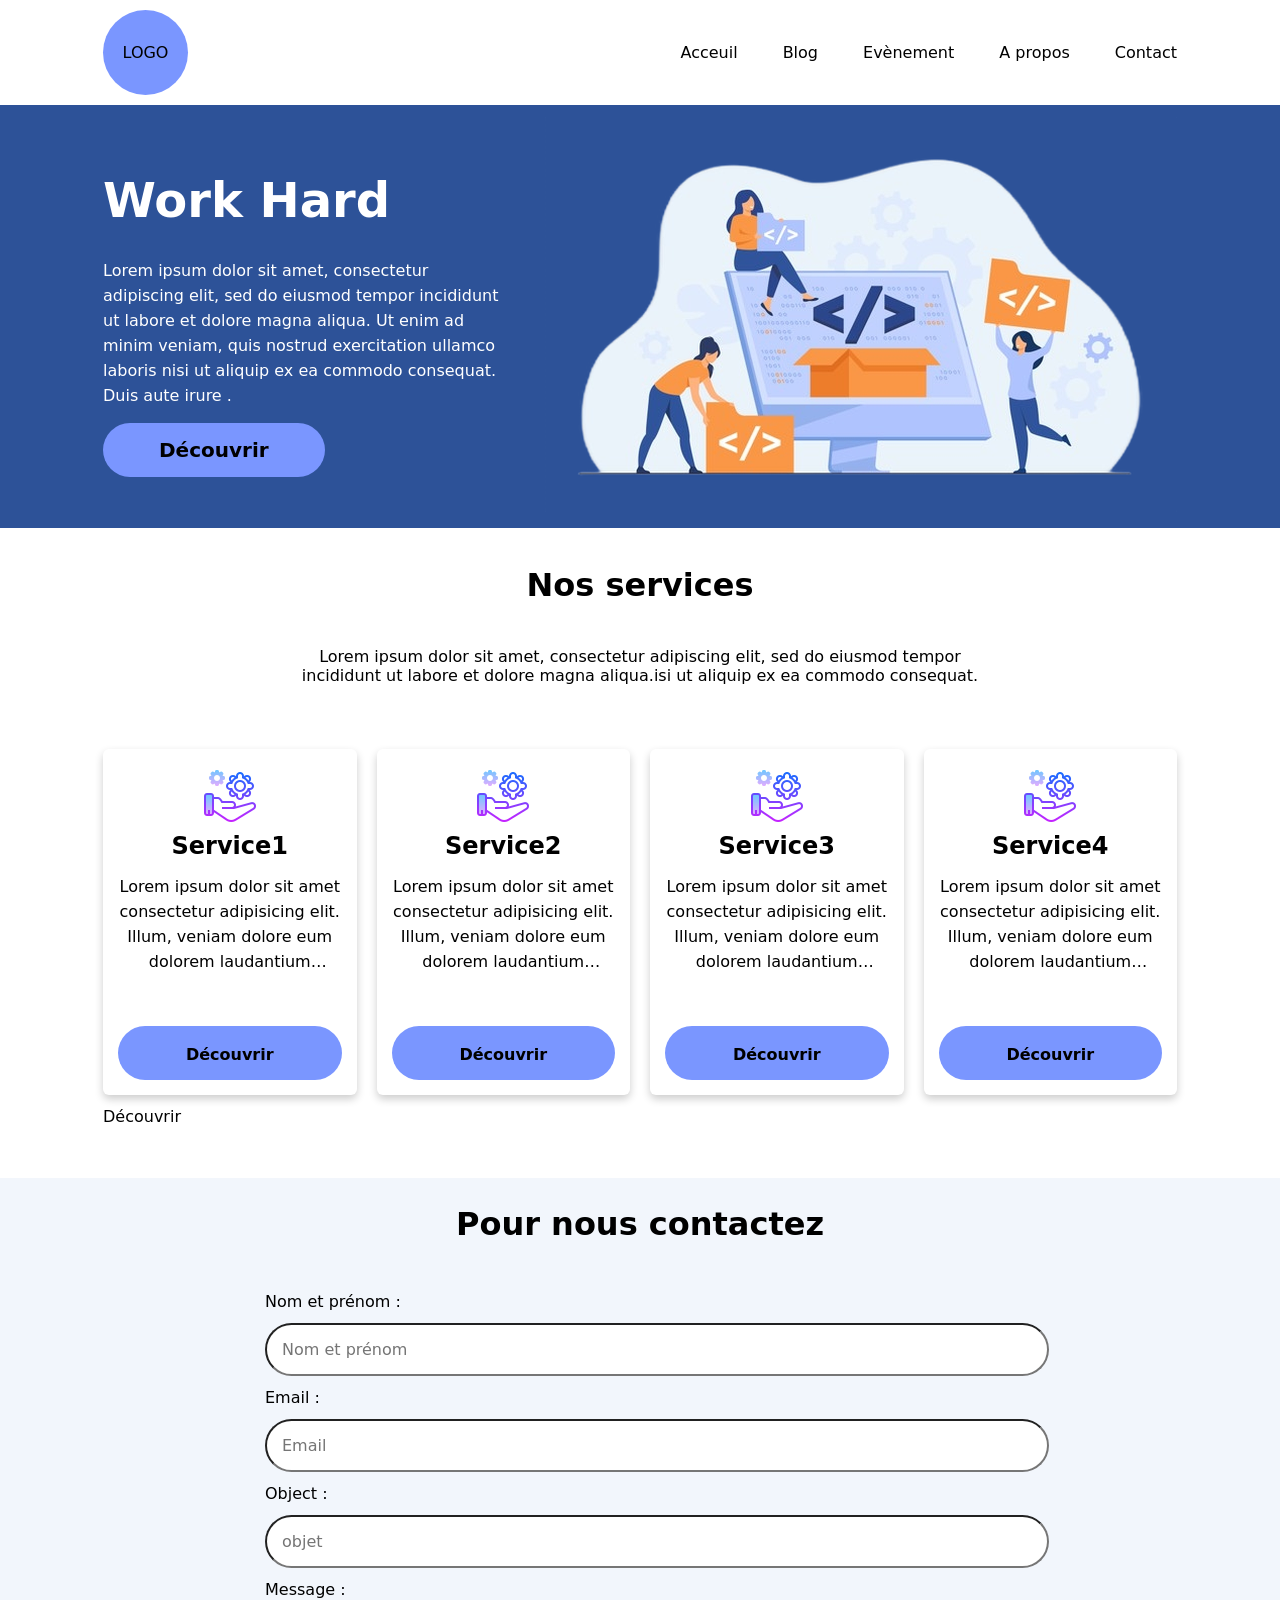
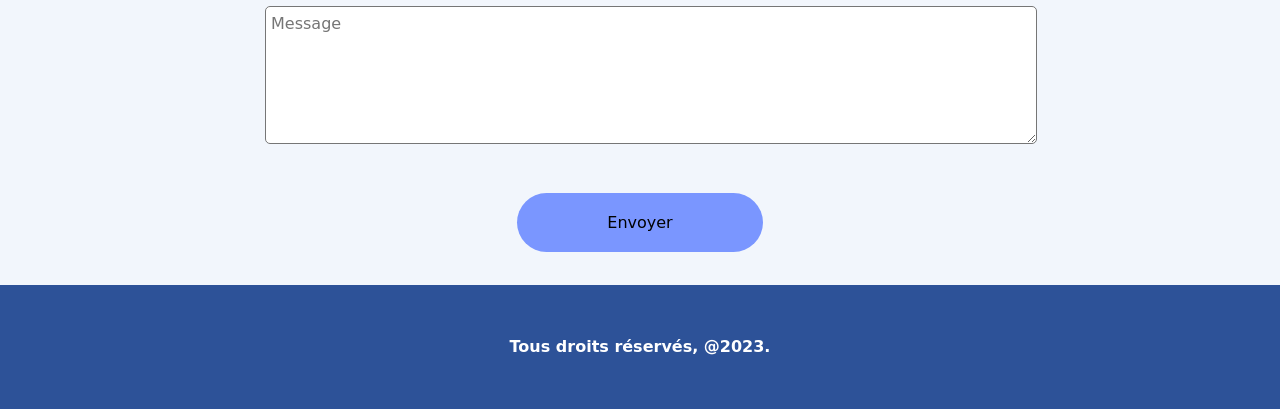
<file: index.html>
<!DOCTYPE html>
<html lang="en">
  <head>
    <meta charset="UTF-8" />
    <meta name="viewport" content="width=device-width, initial-scale=1.0" />
    <link rel="stylesheet" href="./css/test.css" />
    <title>Document</title>
  </head>

  <body>
    <header class="header">
      <div class="container">
        <div class="header_content">
          <div class="hamburger">
            <span></span>
            <span></span>
            <span></span>
          </div>
          <a href="#" class="header_left">
            <span>LOGO</span>
          </a>
          <ul class="header_right">
            <li class="header_right_item"><a href="#">Acceuil</a></li>
            <li class="header_right_item"><a href="#">Blog</a></li>
            <li class="header_right_item"><a href="#">Evènement</a></li>
            <li class="header_right_item"><a href="#">A propos</a></li>
            <li class="header_right_item"><a href="#">Contact</a></li>
          </ul>
        </div>
      </div>
    </header>
    <main class="main">
      <!-- banner-->
      <section class="banner">
        <div class="container">
          <div class="banner_content">
            <div class="banner_left">
              <h1 class="banner_left_title">Work Hard</h1>
              <p class="banner_left_text">
                Lorem ipsum dolor sit amet, consectetur adipiscing elit, sed do
                eiusmod tempor incididunt ut labore et dolore magna aliqua. Ut
                enim ad minim veniam, quis nostrud exercitation ullamco laboris
                nisi ut aliquip ex ea commodo consequat. Duis aute irure .
              </p>
              <a
                href="#"
                class="banner_left_link"
                onclick="datatogglevisibility()"
                >Découvrir</a
              >
            </div>
            <div class="banner_right">
              <img src="./images/image.png" alt="banner_image" />
            </div>
          </div>
        </div>
      </section>

      <!--services-->
      <section class="services">
        <div class="container">
          <div class="services_content">
            <h2 class="service_title">Nos services</h2>
            <p class="service_description">
              Lorem ipsum dolor sit amet, consectetur adipiscing elit, sed do
              eiusmod tempor incididunt ut labore et dolore magna aliqua.isi ut
              aliquip ex ea commodo consequat.
            </p>
            <div class="services_list">
              <div class="services_list_item">
                <img src="./images/icon.png" alt="icon" class="service_image" />
                <h3 class="service_sub_title">Service1</h3>
                <p class="service_sub_description">
                  Lorem ipsum dolor sit amet consectetur adipisicing elit.
                  Illum, veniam dolore eum dolorem laudantium exercitationem
                  blanditiis dolores, corrupti vel, nihil sit! Ad, maiores
                  praesentium magni incidunt perferendis quo suscipit placeat.
                </p>
                <div class="banner_left_link">
                  <a href="#">Découvrir</a>
                </div>
              </div>
              <div class="services_list_item">
                <img src="./images/icon.png" alt="icon" class="service_image" />
                <h3 class="service_sub_title">Service2</h3>
                <p class="service_sub_description">
                  Lorem ipsum dolor sit amet consectetur adipisicing elit.
                  Illum, veniam dolore eum dolorem laudantium exercitationem
                  blanditiis dolores, corrupti vel, nihil sit! Ad, maiores
                  praesentium magni incidunt perferendis quo suscipit placeat.
                </p>
                <div class="banner_left_link">
                  <a href="#">Découvrir</a>
                </div>
              </div>
              <div class="services_list_item">
                <img src="./images/icon.png" alt="icon" class="service_image" />
                <h3 class="service_sub_title">Service3</h3>
                <p class="service_sub_description">
                  Lorem ipsum dolor sit amet consectetur adipisicing elit.
                  Illum, veniam dolore eum dolorem laudantium exercitationem
                  blanditiis dolores, corrupti vel, nihil sit! Ad, maiores
                  praesentium magni incidunt perferendis quo suscipit placeat.
                </p>
                <div class="banner_left_link">
                  <a href="#">Découvrir</a>
                </div>
              </div>
              <div class="services_list_item">
                <img src="./images/icon.png" alt="icon" class="service_image" />
                <h3 class="service_sub_title">Service4</h3>
                <p class="service_sub_description">
                  Lorem ipsum dolor sit amet consectetur adipisicing elit.
                  Illum, veniam dolore eum dolorem laudantium exercitationem
                  blanditiis dolores, corrupti vel, nihil sit! Ad, maiores
                  praesentium magni incidunt perferendis quo suscipit placeat.
                </p>
                <div class="banner_left_link">
                  <a href="#">Découvrir</a>
                </div>
              </div>
            </div>
            <div class="services_content_button">
              <a href="#">Découvrir</a>
            </div>
          </div>
        </div>
      </section>
      <section class="formulaire">
        <div class="container">
          <div class="formulaire_content">
            <h2 class="formulaire_content_title">Pour nous contactez</h2>
            <div
              id="login"
              style="
                width: 150px;
                height: 50px;
                background-color: aqua;
                border-radius: 20px;
                margin: 0 auto;
                text-align: center;
                align-content: center;
                display: none;
              "
            >
              Connexion réussi
            </div>
            <form action="" id="form" method="">
              <div class="formulaire_list">
                <label for="nom">Nom et prénom :</label>
                <input
                  type="text"
                  id="name"
                  placeholder="Nom et prénom"
                  autocomplete="none"
                  class="input"
                />
                <p style="display: none" class="name_message_error"></p>
              </div>
              <div class="formulaire_list">
                <label for="email">Email :</label>
                <input
                  type="email"
                  id="email"
                  placeholder="Email"
                  
                  class="input"
                />
                <p style="display: none" class="email_message_error"></p>
              </div>
              <div class="formulaire_list">
                <label for="objet">Object :</label>
                <input
                  type="text"
                  id="Object"
                  placeholder="objet"
                  
                  class="input"
                />
                <p style="display: none" class="object"></p>
              </div>
              <div class="formulaire_list">
                <label for="message">Message :</label>
                <textarea
                  name="message"
                  id="message"
                  rows="6"
                  placeholder="Message"
                  
                ></textarea>
                
              </div>
              <div class="formulaire_button">
                <button id="button" type="submit">Envoyer</button>
              </div>
            </form>
          </div>
        </div>
      </section>
    </main>
    <footer class="footer">
      <div class="container">
        <div class="footer_content">
          <p>Tous droits réservés, @2023.</p>
        </div>
      </div>
    </footer>

    <!-- <script>
      /*  function nombre_premier(nombre) {
             let is_first = true;
             for (i = 2; i <= nombre / 2; i++) {
               if (nombre % i === 0) {
                 is_first = false;
                 console.log("Votre nombre n'est pas un nombre premier");
                 break;
               }
             }
             if (is_first) {
               console.log("Votre nombre est un nombre premier");
             }
           }
           nombre_premier(1);
      */
      /*   function moyenne(nombre1,nombre2,nombre3)
             {
                 console.log("Voici votre moyenne")
                 console.log((nombre1+nombre2+nombre3)/3);
             }
             moyenne(20,20,27);

      */
      /*  let jours = "tftyfyt";
           switch (jours) {
             case "LUNDI":
               console.log("C'est le début de la semaine");
               break;
             case "Samedi":
             case "Dimanche":
               console.log("C'est le weekend");
               break
             default:
               console.log("Jour ouvré");
           } */
      /* function table_des_operations(nombre, operator) {
             let soustration = "-";
             let addition = "+";
             let multiplication = "*";
             let division = "/";
             if (operator == soustration) {
               console.log("Voici votre table de soustration de nombre " + nombre);
               for (i = 0; i <= 9; i++) {
                 let result = nombre - i;
                 console.log(nombre + "-" + i + "=" + result);
               }
             } else if (operator == addition) {
               console.log("Voici votre table d'addition du nombre " + nombre);
               for (i = 0; i <= 9; i++) {
                 let result = nombre + i;
                 console.log(nombre + "+" + i + "=" + result);
               }
             } else if (operator == multiplication) {
               console.log(
                 "Voici votre table de multiplication du nombre " + nombre
               );
               for (i = 0; i <= 9; i++) {
                 let result = nombre * i;
                 console.log(nombre + "X" + i + "=" + result);
               }
             } else if (operator == division) {
               console.log("Voici votre table de division du nombre " + nombre);
               for (i = 1; i <= 9; i++) {
                 let result = nombre / i;
                 console.log(nombre + "/" + i + "=" + result);
               }
             }
           }
           table_des_operations(7, "*"); */

      //let age = 13;
      /* if(age>=18)
           {
             console.log("Vous êtes majeurs")
           }
           else
           console.log("Vous êtes encors mineurs")
      */
      /*  let test = age <= 10 ? "Vous êtes un enfant" : age >10 && age <18 ? "Vous êtes un adolescant" : "Vous êtes majeurs"
           console.log(test) */

      /*   let jours = [
        "Lundi",
        "Mardi",
        "Mercredi",
        "Jeudi",
        "Vendredi",
        "Samedi",
        "Vendredi",
        "Dimanche",
      ];
      jours.forEach((jour) => {
        console.log("Jours de la semaine " + jour);
      });
      console.log(
        "======================================================================================"
      );
      let numbers = [2, 5, 7, 9];
      let double = 0;
      numbers.forEach((numb, index) => {
        double = numb[index] * 2;
      });
      console.log(numbers);
      numbers.forEach((doubl, index) => {
        console.log(doubl);
      });
      console.log(
        "======================================================================================"
      );
      function table_operator(number, operator) {
        let operatore = {
          "+": "addition",
          "-": "soustration",
          "/": "division",
          "*": "multiplication",
        };

        console.log(
          "Voici votre table de " + operatore[operator] + " du nombre " + number
        );

        for (i = 0; i <= 12; i++) {
          switch (operator) {
            case "+":
              resultat = number + i;
              console.log(number + "+" + i + "=" + resultat);
              break;
            case "-":
              resultat = number - i;
              console.log(number + "-" + i + "=" + resultat);
              break;
            case "x":
            case "*":
              resultat = number * i;
              console.log(number + "x" + i + "=" + resultat);
              break;
            case "/":
              resultat = number / i;
              console.log(number + "/" + i + "=" + resultat);
              break;
            default:
              console.log("Vous de devez choisir un operateur");
              break;
          }
        }
      }
      table_operator(7, "*"); -->

    <!--   let strings = ["Orange", "Banane", "Singe", "Verdragon"];
       let tailles = [];
      strings.forEach((string) => {
        console.log(string);
        tailles.push(string.length);
       });
      console.log(tailles);
       
    </script>-->
    <script src="script.js"></script>
  </body>
</html>
</file>
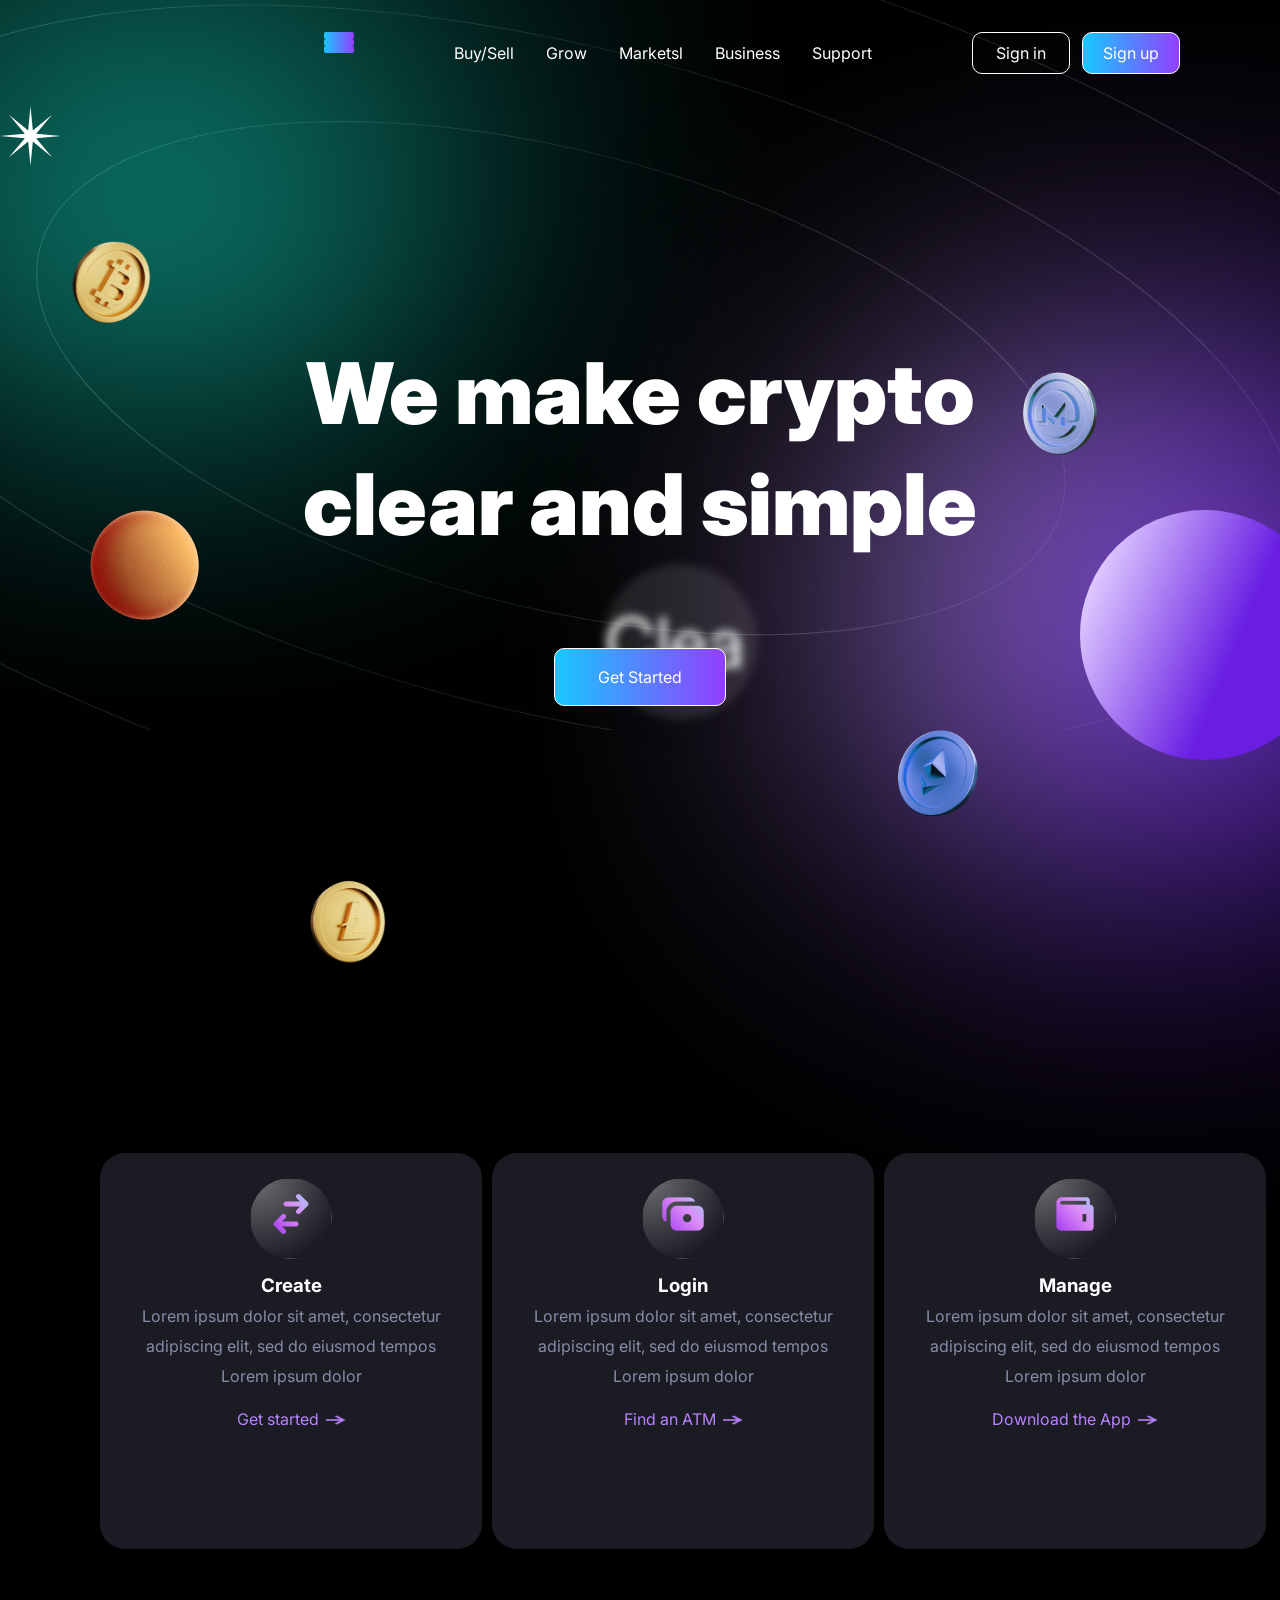
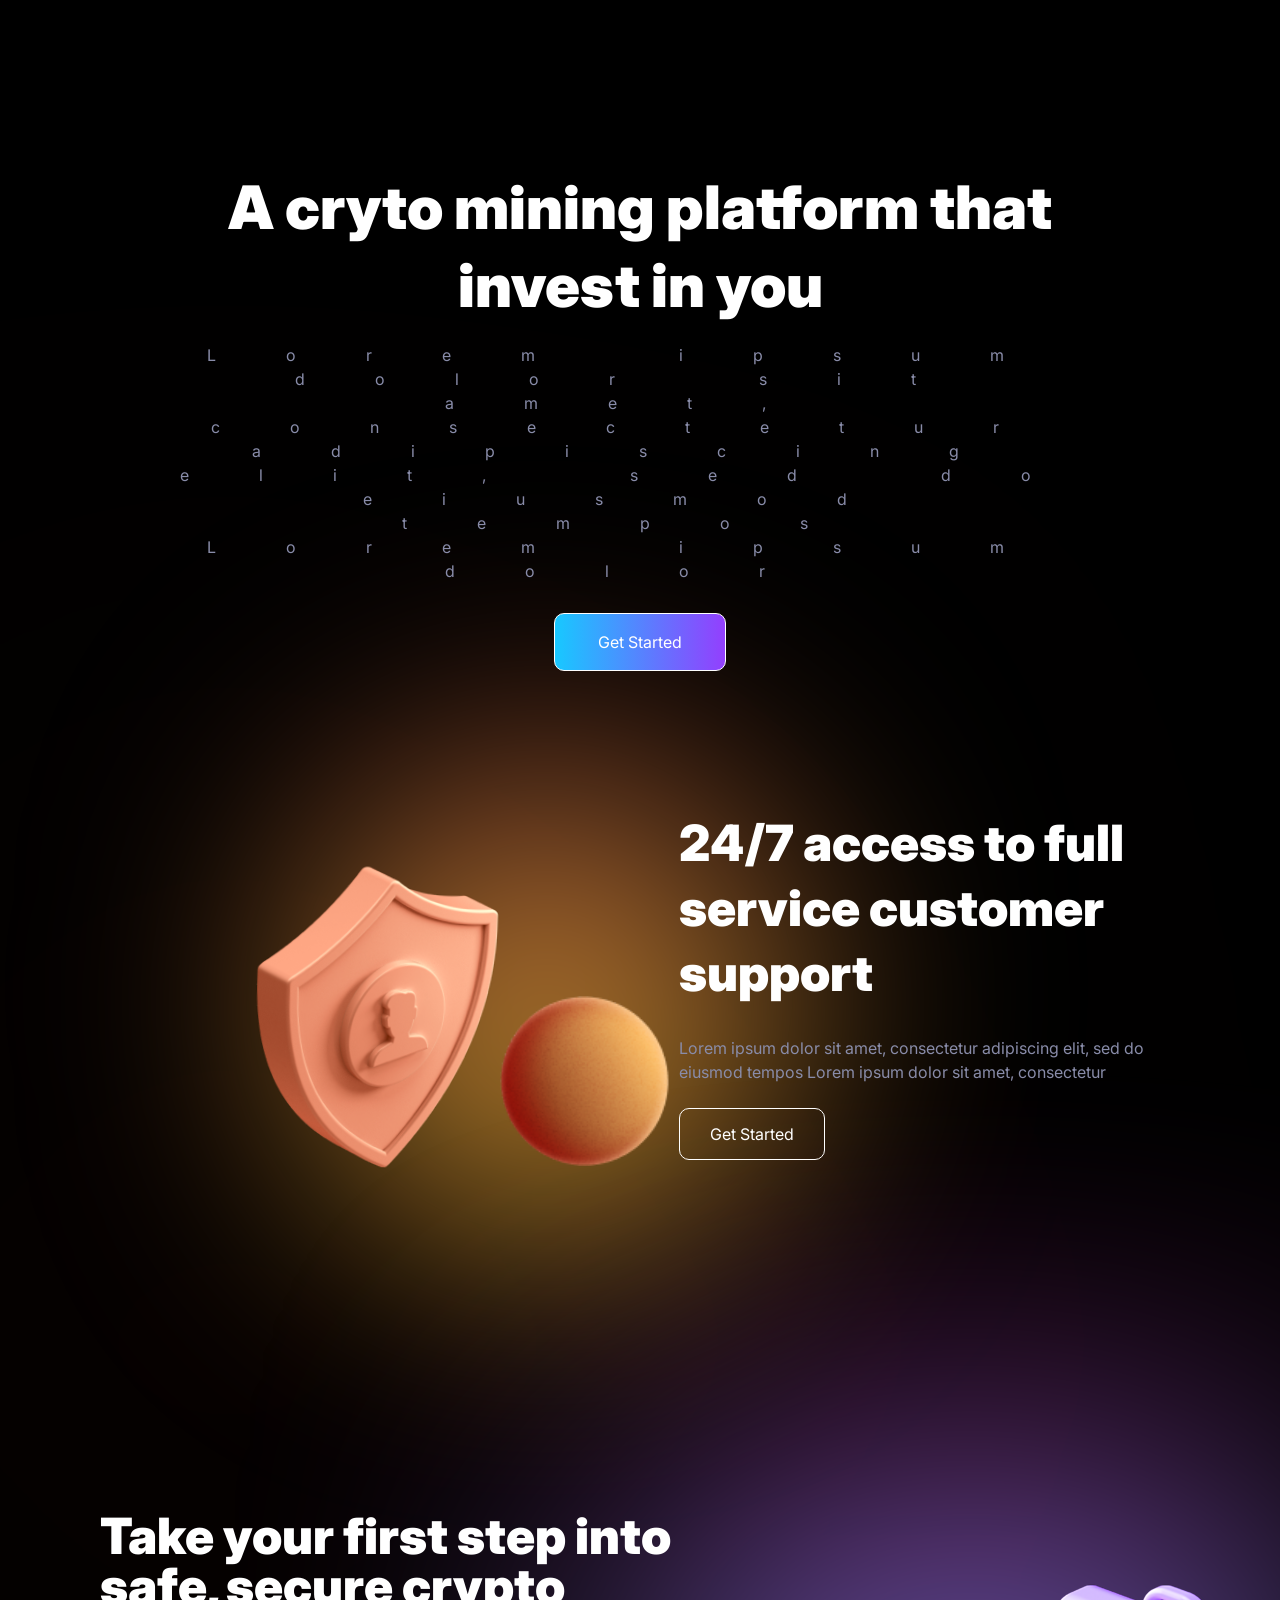
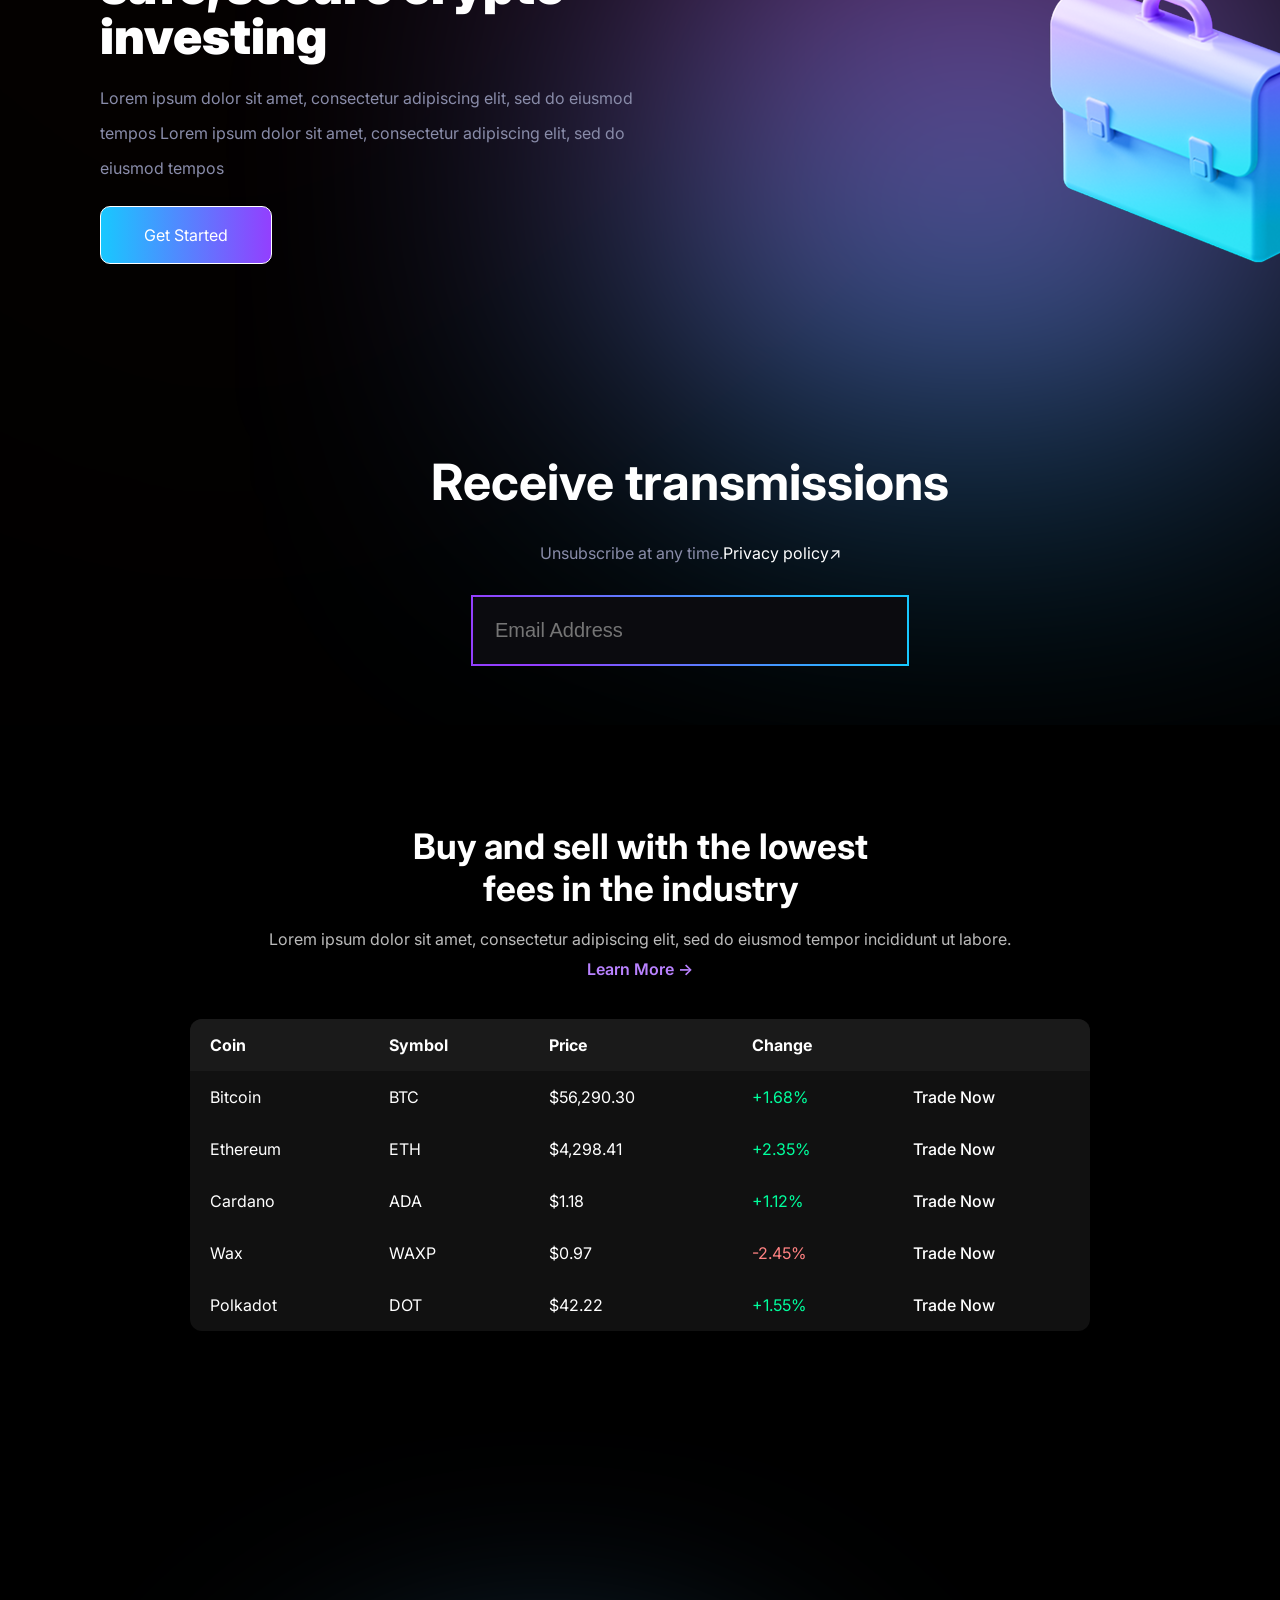
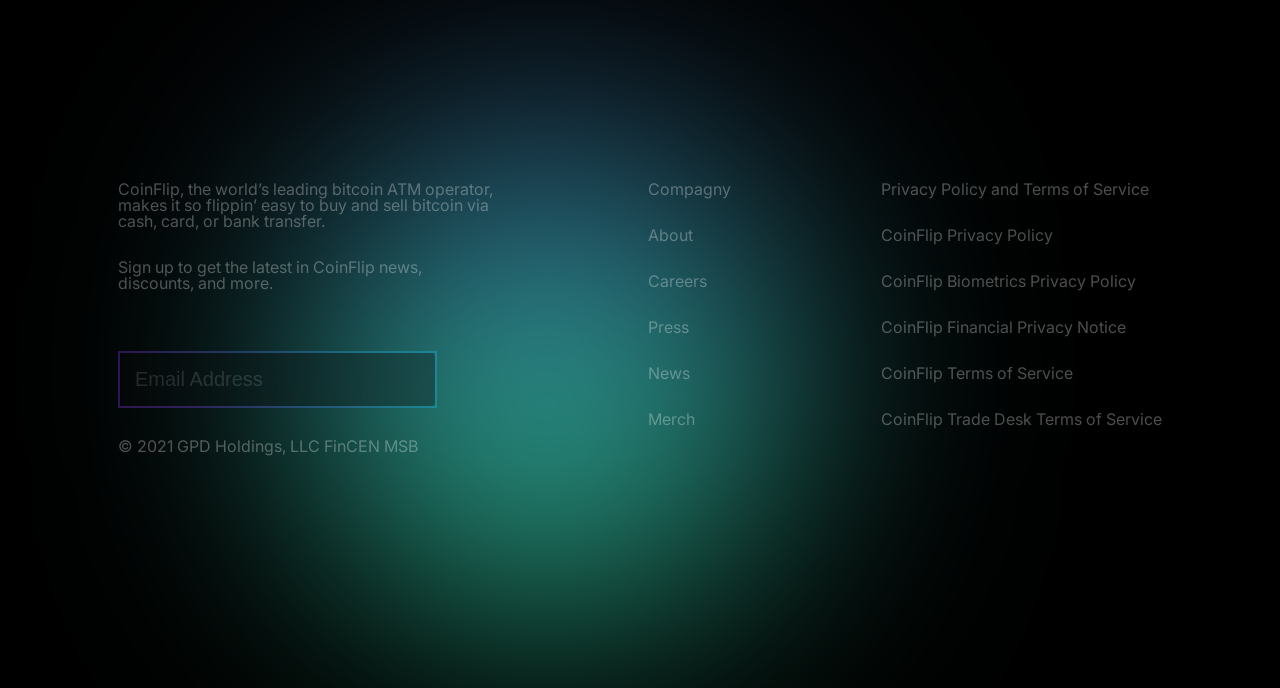
<file: fixed.html>
<!DOCTYPE html>
<html lang="en">

<head>
    <meta charset="UTF-8">
    <link rel="stylesheet" href="css/fixed.css">
    <title>Document</title>
    <link href="https://fonts.googleapis.com/css2?family=Inter:wght@400;500;600;700&display=swap" rel="stylesheet">
</head>

<body>
    <div class="grad1"></div>
    <div class="crypto_bitcoin"></div>
    <div class="crypto_planet"></div>
    <div class="crypto_7"></div>
    <div class="crypto_1"></div>
    <div class="crypto_losange"></div>
    <div class="crypto_sphere"></div>
    <div class="grad2"></div>

    <!-- Header -->
    <header class="header">
        <section class="menu">
            <div class="container">
                <div class="header_content">
                    <div class="hamburger">
                        <span></span>
                        <span></span>
                        <span></span>
                    </div>
                    <ul class="header_content_list">
                        <li><a href="#">Buy/Sell</a></li>
                        <li><a href="#">Grow</a></li>
                        <li><a href="#">Marketsl</a></li>
                        <li><a href="#">Business</a></li>
                        <li><a href="#">Support</a></li>
                    </ul>
                    <div class="header_content_link_login">
                        <a href="#" class="header_content_link_login_sign_in">Sign in</a>
                        <a href="#" class="header_content_link_login_sign_in header_content_sign_up">Sign up</a>
                    </div>
                </div>
            </div>
        </section>
    </header>
    <main class="main">
        <svg width="61" height="60" viewBox="0 0 61 60" fill="none" xmlns="http://www.w3.org/2000/svg"
            class="etoile_banner">
            <path
                d="M30.5 0L32.8344 24.4567L52.0668 8.7868L36.1357 27.7039L61 30L36.1357 32.2961L52.0668 51.2132L32.8344 35.5433L30.5 60L28.1656 35.5433L8.93324 51.2132L24.8643 32.2961L0 30L24.8643 27.7039L8.93324 8.7868L28.1656 24.4567L30.5 0Z"
                fill="white" />
        </svg>

        <div class="glass">Clea</div>
        <section class="we_wake_crypto">
            <div class="container">
                <div class="we_wake_crypto_content">
                    <h1 class="we_wake_content_title">
                        We make crypto clear and simple
                    </h1>
                    <a href="#" class="we_wake_crypto_content_link">Get Started</a>
                </div>
            </div>
        </section>
        <section class="gestion">

            <div class="container">
                <div class="gestion_content">
                    <article class="gestion_content_article">
                        <div class="gestion_content_article_part1">
                            <div class="image_article_1"><span><img src="images/Vector1.png" alt=""
                                        class="article_icon"></span></div>
                            <h3>Create</h3>
                            <p>Lorem ipsum dolor sit amet, consectetur adipiscing elit, sed do eiusmod tempos Lorem
                                ipsum dolor</p>
                        </div>
                        <a href="">Get started<span><img src="images/Stroke 1.png" alt="icon fleche-direction"
                                    class="icon_fleche_direction"></span></a>
                    </article>
                    <article class="gestion_content_article">
                        <div class="gestion_content_article_part1">
                            <div class="image_article_1"><span class="article_icon"><img src="images/Vector3.png"
                                        alt=""></span></div>
                            <h3>Login</h3>
                            <p>Lorem ipsum dolor sit amet, consectetur adipiscing elit, sed do eiusmod tempos Lorem
                                ipsum dolor</p>
                        </div>
                        <a href="">Find an ATM<span><img src="images/Stroke 1.png" alt="icon fleche-direction"
                                    class="icon_fleche_direction"></span></a>
                    </article>
                    <article class="gestion_content_article">
                        <div class="gestion_content_article_part1">
                            <div class="image_article_1"><span class="article_icon"><img src="images/Vector2.png"
                                        alt=""></span></div>
                            <h3>Manage</h3>
                            <p>Lorem ipsum dolor sit amet, consectetur adipiscing elit, sed do eiusmod tempos Lorem
                                ipsum dolor</p>
                        </div>
                        <a href="">Download the App<span><img src="images/Stroke 1.png" alt="icon fleche-direction"
                                    class="icon_fleche_direction"></span></a>
                    </article>
                </div>
            </div>
        </section>
        <section class="crypto_mining">
            <div class="container">
                <div class="crypto_mining_content">
                    <div class="crypto_mining_content_part1">
                        <h2>A cryto mining platform that invest in you</h2>
                        <p>Lorem ipsum dolor sit amet, consectetur adipiscing elit, sed do eiusmod tempos Lorem ipsum
                            dolor</p>
                    </div>
                    <a href="#" class="we_wake_crypto_content_link">Get Started</a>
                </div>
            </div>
        </section>
        <section class="service_client">
            <div class="grad3"></div>
            <div class="grad4"></div>
            <div id="crypto_planet_service_client"></div>
            <div class="container">
                <div class="service_client_content">
                    <div class="service_client_content_part1">
                        <img src="images/crypto_bouclier.png" alt="service client image">
                    </div>
                    <div class="service_client_content_part2">
                        <h2>24/7 access to full service customer support</h2>
                        <p>Lorem ipsum dolor sit amet, consectetur adipiscing elit, sed do eiusmod tempos Lorem ipsum
                            dolor sit amet, consectetur</p>
                        <a href="" class="header_content_link_login_sign_in header_content_sign_in">Get Started</a>
                    </div>
                </div>
            </div>
        </section>
        <section class="crypto_investing">
            <div class="grad5"></div>
            <div class="container">
                <div class="crypto_investing_content">
                    <div class="crypto_investing_content_part1">
                        <h2>Take your first step into safe, secure crypto investing</h2>
                        <p>Lorem ipsum dolor sit amet, consectetur adipiscing elit, sed do eiusmod tempos Lorem ipsum
                            dolor sit amet, consectetur adipiscing elit, sed do eiusmod tempos</p>
                        <a href="#" class="we_wake_crypto_content_link crypto_investing_content_part1_link">Get
                            Started</a>
                    </div>
                    <img src="images/manette.png" alt="" class="crypto_investing_content_part2">
                </div>
            </div>
        </section>
        <section class="transmission">
            <div class="container">
                <div class="transmission_content">
                    <h2>Receive transmissions</h2>
                    <p>Unsubscribe at any time.<span>Privacy policy↗</span></p>
                    <input type="text" placeholder="Email Address">
                </div>
            </div>
        </section>
        <section class="pricing">
            <div class="pricing__text">
                <h2>Buy and sell with the lowest<br>fees in the industry</h2>
                <p>Lorem ipsum dolor sit amet, consectetur adipiscing elit, sed do eiusmod tempor incididunt ut labore.
                </p>
                <a href="#" class="learn-more">Learn More →</a>
            </div>

            <div class="pricing__table">
                <table>
                    <thead>
                        <tr>
                            <th>Coin</th>
                            <th>Symbol</th>
                            <th>Price</th>
                            <th>Change</th>
                            <th></th>
                        </tr>
                    </thead>
                    <tbody>
                        <tr>
                            <td>Bitcoin</td>
                            <td>BTC</td>
                            <td>$56,290.30</td>
                            <td class="positive">+1.68%</td>
                            <td><a href="#">Trade Now</a></td>
                        </tr>
                        <tr>
                            <td>Ethereum</td>
                            <td>ETH</td>
                            <td>$4,298.41</td>
                            <td class="positive">+2.35%</td>
                            <td><a href="#">Trade Now</a></td>
                        </tr>
                        <tr>
                            <td>Cardano</td>
                            <td>ADA</td>
                            <td>$1.18</td>
                            <td class="positive">+1.12%</td>
                            <td><a href="#">Trade Now</a></td>
                        </tr>
                        <tr>
                            <td>Wax</td>
                            <td>WAXP</td>
                            <td>$0.97</td>
                            <td class="negative">-2.45%</td>
                            <td><a href="#">Trade Now</a></td>
                        </tr>
                        <tr>
                            <td>Polkadot</td>
                            <td>DOT</td>
                            <td>$42.22</td>
                            <td class="positive">+1.55%</td>
                            <td><a href="#">Trade Now</a></td>
                        </tr>
                    </tbody>
                </table>
            </div>
        </section>
    </main>
    <footer class="footer">
        <div class="grad6"></div>
        <div class="container">
            <div class="footer_content">
                <div class="footer_content_part1">
                    <p>CoinFlip, the world’s leading bitcoin ATM operator, makes it so flippin’ easy to buy and sell
                        bitcoin via cash, card, or bank transfer.
                    <p> Sign up to get the latest in CoinFlip news, discounts, and more.</p>
                    </p>
                    <input type="text" placeholder="Email Address" autocomplete="false">
                    <p>© 2021 GPD Holdings, LLC FinCEN MSB</p>
                </div>
                <div class="footer_content_part2">
                    <a href="#">Compagny</a><a href="#">About</a><a href="#">Careers</a><a href="#">Press</a><a
                        href="#">News</a><a href="#">Merch</a>
                </div>
                <div class="footer_content_part3">
                    <a href="#">Privacy Policy and Terms of Service</a><a href="#">CoinFlip Privacy Policy</a><a
                        href="#">CoinFlip Biometrics Privacy Policy</a><a href="#">CoinFlip Financial Privacy
                        Notice</a><a href="#">CoinFlip Terms of Service</a><a href="#">CoinFlip Trade Desk Terms of
                        Service
                    </a>
                </div>
            </div>
        </div>
    </footer>

</body>

</html>
</file>
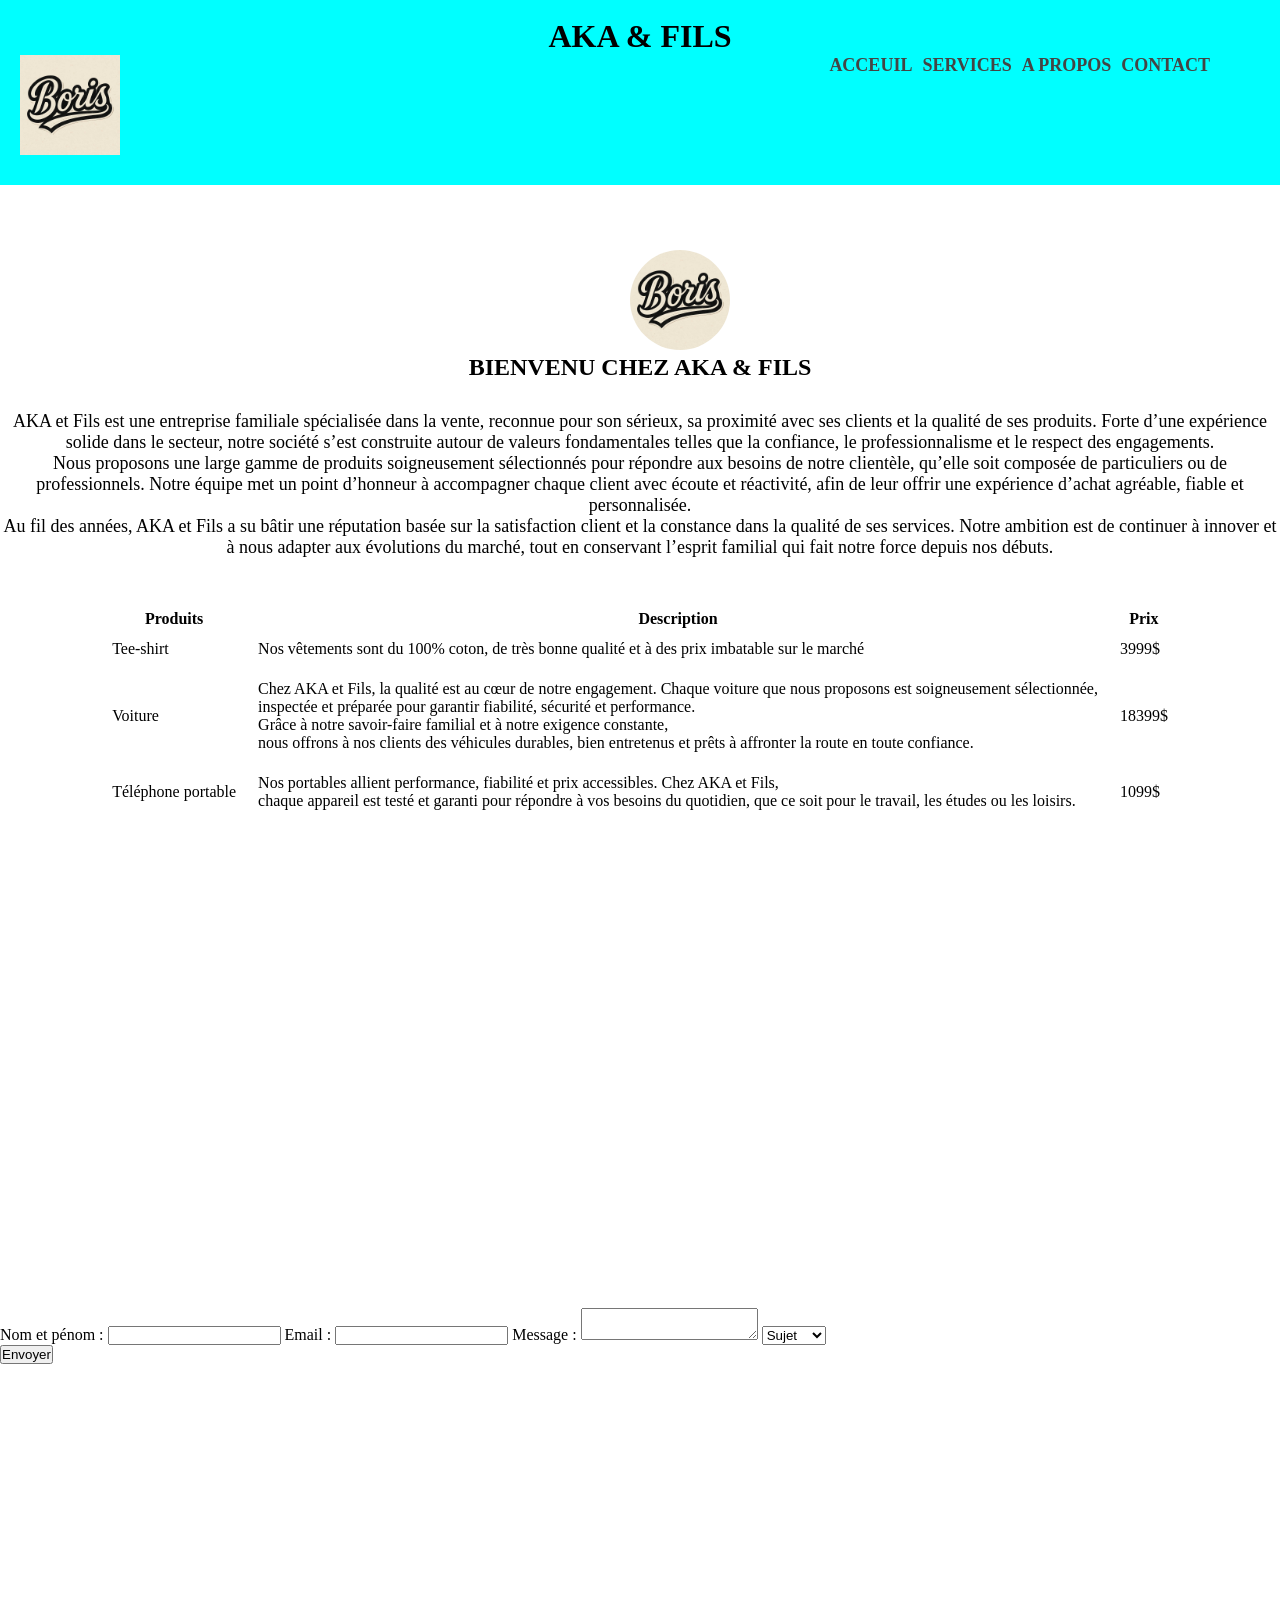
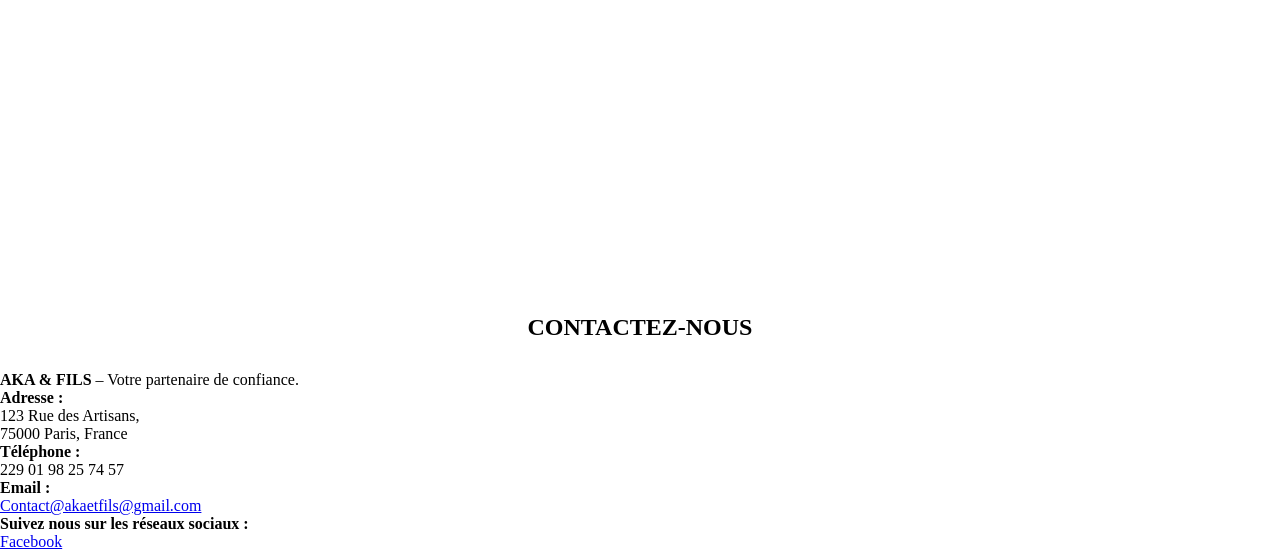
<file: profil_entreprise.html>
<!DOCTYPE html>
<html lang="en">
    <head>
        <title></title>
        <meta charset="UTF-8">
        <meta name="viewport" content="width=device-width, initial-scale=1">
        <link rel="stylesheet" href="css/styles.css">
        <link rel="shortcut icon" href="images/favicon-v4.png" type="image/x-icon">
        <title>Entreprise Aka et fils</title>
    </head>
    <body>
        <header>
            <h1>AKA & FILS</h1>
            <img src="images/logo.jpeg" alt="logo" class="logo">
            <nav>
                <ul>
                    <li><a href="Accueil">Acceuil</a></li>
                    <li><a href="Service">Services</a></li>
                    <li><a href="A propos">A propos</a></li>
                    <li><a href="Contact">Contact</a></li>
                </ul>
            </nav>
        </header>

        <section id="section">
            <img src="images/logo.jpeg" alt="Logo" id="logo2">
            <h2>Bienvenu chez AKA & FILS</h2>
            <p>AKA et Fils est une entreprise familiale spécialisée dans la vente, reconnue pour son sérieux, sa proximité avec ses clients et la qualité de ses produits. Forte d’une expérience solide dans le secteur, notre société s’est construite autour de valeurs fondamentales telles que la confiance, le professionnalisme et le respect des engagements.<br>Nous proposons une large gamme de produits soigneusement sélectionnés pour répondre aux besoins de notre clientèle, qu’elle soit composée de particuliers ou de professionnels. Notre équipe met un point d’honneur à accompagner chaque client avec écoute et réactivité, afin de leur offrir une expérience d’achat agréable, fiable et personnalisée.<br>Au fil des années, AKA et Fils a su bâtir une réputation basée sur la satisfaction client et la constance dans la qualité de ses services. Notre ambition est de continuer à innover et à nous adapter aux évolutions du marché, tout en conservant l’esprit familial qui fait notre force depuis nos débuts.</p>
        </section>
        <table id="table">
            <thead>
                <tr>
                    <th>Produits</th>
                    <th>Description</th>
                    <th>Prix</th>

                </tr>
            </thead>    
            <tbody>
                <tr>
                    <td>Tee-shirt</td>
                    <td>Nos vêtements sont du 100% coton, de très bonne qualité et à des prix imbatable sur le marché</td>
                    <td>3999$</td>
                </tr>
                <tr>
                    <td>Voiture</td>
                    <td>Chez AKA et Fils, la qualité est au cœur de notre engagement. Chaque voiture que nous proposons est soigneusement sélectionnée, <br>inspectée et préparée pour garantir fiabilité, sécurité et performance. <br>Grâce à notre savoir-faire familial et à notre exigence constante, <br>nous offrons à nos clients des véhicules durables, bien entretenus et prêts à affronter la route en toute confiance.</td>
                    <td>18399$</td>
                </tr>
                <tr>
                    <td>Téléphone portable</td>
                    <td>Nos portables allient performance, fiabilité et prix accessibles. Chez AKA et Fils, <br>chaque appareil est testé et garanti pour répondre à vos besoins du quotidien, que ce soit pour le travail, les études ou les loisirs.</td>
                    <td>1099$</td>
                </tr>
            </tbody>
            <tfoot>

            </tfoot>
        </table>
        <div id="video">
            <iframe width="700" height="360" src="https://www.youtube.com/embed/Y80juYcu3ZI?si=vW7l7BcseQisMe5s" title="YouTube video player" frameborder="0" allow="accelerometer; autoplay; clipboard-write; encrypted-media; gyroscope; picture-in-picture; web-share" referrerpolicy="strict-origin-when-cross-origin" allowfullscreen></iframe>
        </div>
        <br><br><br><br>
        <section id="formulaire">
            <form action="">
                <label for="Nom">Nom et pénom :</label>
                <input type="text" id="Nom">
                <label for="email">Email :</label>
                <input type="email" id="email">
                <label for="message">Message :</label>
                <textarea name="" id="message"></textarea>
                <select name="sujet" id="sujet">
                    <option value="su">Sujet </option>
                    <option value="su1">Sujet 1</option>
                    <option value="su2">Sujet 2</option>
                    <option value="su3">Sujet 3</option>
                </select>
            </form>
            <button>Envoyer</button>
        </section>
        <span>    
            <iframe id="carte" src="https://www.google.com/maps/embed?pb=!1m18!1m12!1m3!1d31720.668948753726!2d2.3892680743164183!3d6.3832085!2m3!1f0!2f0!3f0!3m2!1i1024!2i768!4f13.1!3m3!1m2!1s0x10235579912fd801%3A0x82b230378bef550f!2schez%20R.I.M!5e0!3m2!1sfr!2sbj!4v1752440872350!5m2!1sfr!2sbj" width="940" height="450" style="border:0;" allowfullscreen="" loading="lazy" referrerpolicy="no-referrer-when-downgrade"></iframe>
        </span>
        <footer>
            <h2>Contactez-nous</h2>
            <p ><strong>AKA & FILS</strong>  – Votre partenaire de confiance.</p>
            <strong>Adresse :</strong> <p > 123 Rue des Artisans,<br>75000 Paris, France</p>
            <strong>Téléphone :</strong> <p > 229 01 98 25 74 57</p>
            <strong>Email :</strong> <p><a href="contact@akaetfils@gmail.com">Contact@akaetfils@gmail.com</a></p>
            <strong>Suivez nous sur les réseaux sociaux :</strong> <p><a href="htpps://www.facebook.com">Facebook</a></p>

        </footer>
    </body>
</html>
</file>
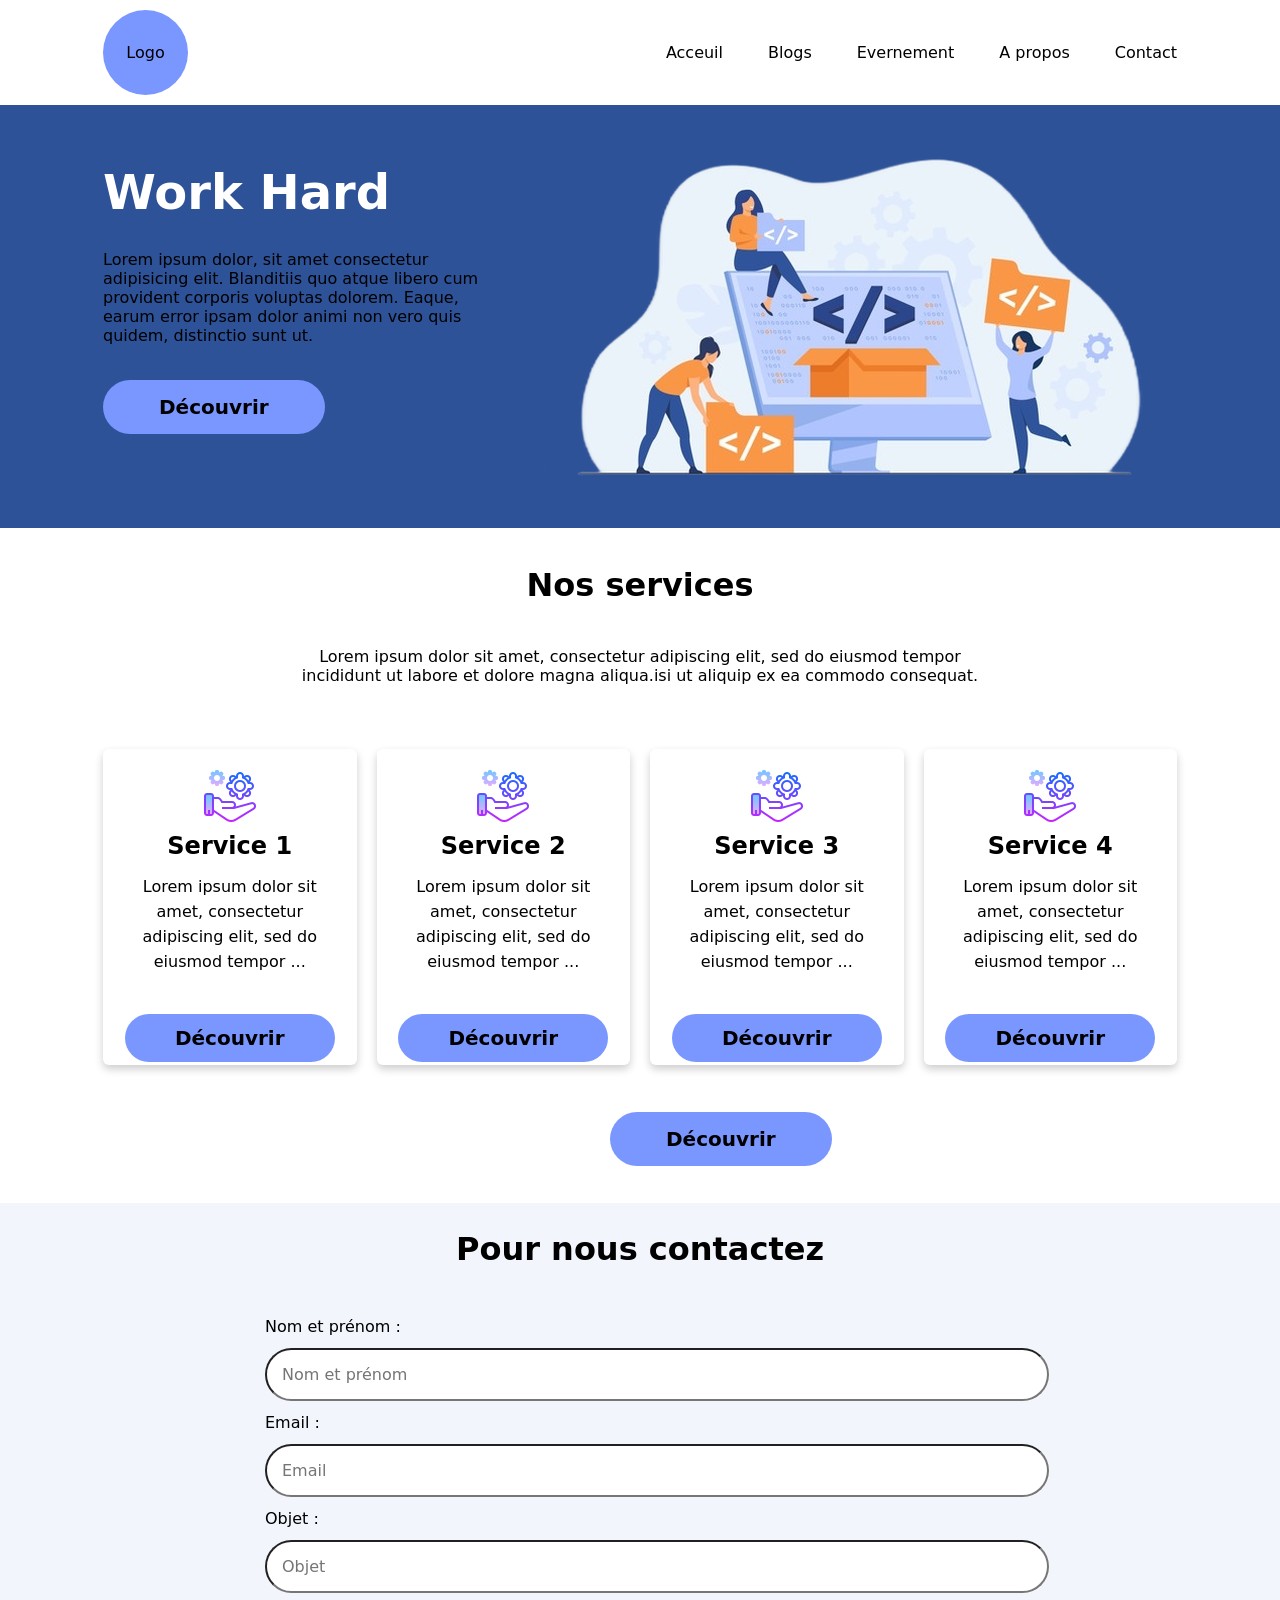
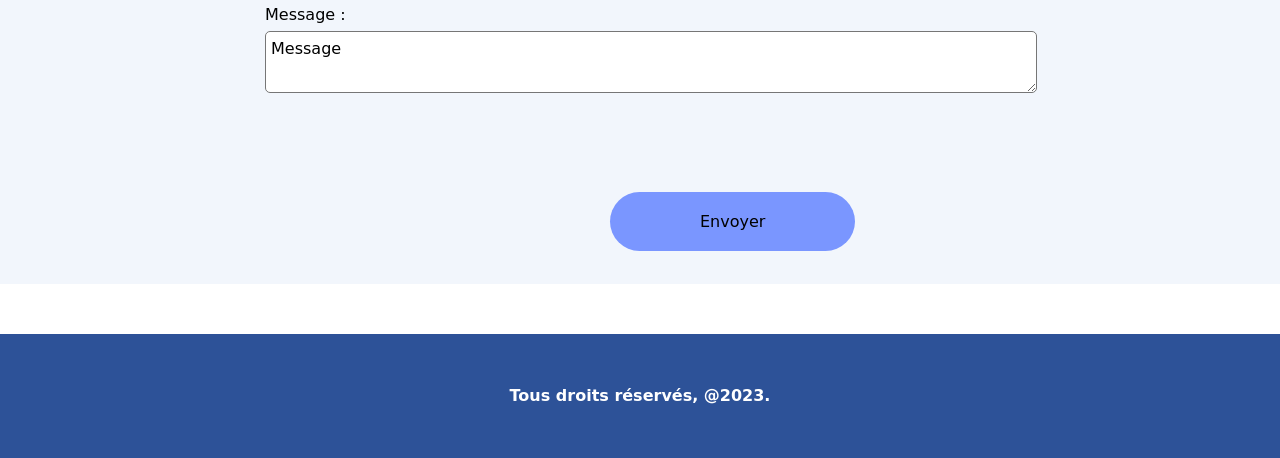
<file: test.html>
<!DOCTYPE html>
<html lang="en">

<head>
    <meta charset="UTF-8">
    <title>Test Page</title>
    <link rel="stylesheet" href="css/test.css">
    <link href="https://fonts.cdnfonts.com/css/montserrat" rel="stylesheet">
                
</head>

<body>
    <header class="header">
        <div class="container">
            <div class="header_content">
                <a href="#" id="logo" class="header_left"><span>Logo</span></a>
                <nav id="nav">
                    <ul class="header_right">
                        <li><a href="#Accueil">Acceuil</a></li>
                        <li><a href="#Blogs">Blogs</a></li>
                        <li><a href="#evenement">Evernement</a></li>
                        <li><a href="#Apropos">A propos</a></li>
                        <li><a href="#contact">Contact</a></li>
                    </ul>
                </nav>
            </div>
        </div>
    </header>
    <main class="main">
        <section class="banner">
            <div id="work_hard" class="container">
                <div id="work_hard" class="banner_content">
                    <div id="article_1" class="banner_left">
                        <h1 class="banner_left_title">Work Hard</h1>
                        <p>Lorem ipsum dolor, sit amet consectetur adipisicing elit. Blanditiis quo atque libero cum
                            provident corporis voluptas dolorem. Eaque, earum error ipsam dolor animi non vero quis
                            quidem, distinctio sunt ut.</p>
                        <div style="margin:50px 0"><a href="#" class="banner_left_link">Découvrir</a></div>
                    </div>
                    <div id="article-2">
                        <img src="images/image.png" alt="">
                    </div>
                </div>
            </div>
        </section>
        <section class="services_content">
            <div class="container">
                <h2>Nos services</h2>
                <p>Lorem ipsum dolor sit amet, consectetur adipiscing elit, sed do eiusmod tempor <br> incididunt ut
                    labore et dolore magna aliqua.isi ut aliquip ex ea commodo consequat.</p>
                <div id="services" class="services_list">
                    <article class="services_list_item">
                        <img src="images/icon.png" alt="Icon">
                        <h3>Service 1</h3>
                        <p>Lorem ipsum dolor sit amet, consectetur adipiscing elit, sed do eiusmod tempor ...</p>
                        <a href="#" class="button">Découvrir</a>
                    </article>
                    <article class="services_list_item">
                        <img src="images/icon.png" alt="Icon">
                        <h3>Service 2</h3>
                        <p>Lorem ipsum dolor sit amet, consectetur adipiscing elit, sed do eiusmod tempor ...</p>
                        <a href="#" class="button">Découvrir</a>
                    </article>
                    <article class="services_list_item">
                        <img src="images/icon.png" alt="Icon">
                        <h3>Service 3</h3>
                        <p>Lorem ipsum dolor sit amet, consectetur adipiscing elit, sed do eiusmod tempor ...</p>
                        <a href="#" class="button">Découvrir</a>
                    </article>
                    <article class="services_list_item">
                        <img src="images/icon.png" alt="Icon">
                        <h3>Service 4</h3>
                        <p>Lorem ipsum dolor sit amet, consectetur adipiscing elit, sed do eiusmod tempor ...</p>
                        <a href="#" class="button">Découvrir</a>
                    </article>
                </div>
                <div class="but" ><a href="#" class="banner_left_link" >Découvrir</a></div>
            </div>
        </section>
        <section class="formulaire">
            <div class="container">
                <div class="formulaire_content">
                    <h2 class="formulaire_content_title">Pour nous contactez</h2>
                    <form action="">
                        <label for="nom">Nom et prénom :</label>
                        <input type="text" id="nom" placeholder="Nom et prénom">
                        <label for="email">Email :</label>
                        <input type="email" id="email" placeholder="Email">
                        <label for="objet">Objet :</label>
                        <input type="text" id="objet" placeholder="Objet">
                        <label for="message">Message :</label>
                        <textarea name="message" id="message">Message</textarea>
                        <div class="but" class="formulaire_button"><button id="button" >Envoyer</button></div>
                    </form>

                </div>
            </div>
        </section>
    </main>
    <footer class="footer">
        <div class="footer_content"><p>Tous droits réservés, @2023.</p></div>
    </footer>
</body>

</html>
</file>
<file: css/test.css>
* {
  margin: 0;
  padding: 0;
  font-size: 16px;
  color: #000000;
  font-family: system-ui;
}

body {
  overflow-x: hidden;
}

a {
  text-decoration: none;
  border: none;
}
button{
  border: none;
}
a:visited,
a:focus {
  color: initial;
}

ul li {
  list-style: none;
}

img,
svg {
  width: 100%;
  height: auto;
}

.container {
  max-width: 1074px;
  margin-right: auto;
  margin-left: auto;
  padding-right: 15px;
  padding-left: 15px;
}
.but{
  width: 60px;
  margin: 50px auto;

}

main.main {
  min-height: calc(100vh - (105px + 124px));
}

/* header */

.hamburger {
  width: 30px;
  height: 25px;
  display: none;
  flex-direction: column;
  justify-content: space-between;
  cursor: pointer;
}

.hamburger span {
  display: block;
  height: 4px;
  background-color: #333;
  border-radius: 2px;
}
.header {
  background-color: #fff;
  box-shadow: 0px 10px 35px 0px #0000000d;
}
.header_content {
  display: flex;
  justify-content: space-between;
  align-items: center;
  padding-top: 10px;
  padding-bottom: 10px;
}
.header_left {
  display: block;
  width: 85px;
  height: 85px;
  border-radius: 50%;
  background-color: #7a96ff;
  text-align: center;
}
.header_left span {
  line-height: 85px;
}
.header_right {
  display: flex;
  gap: 45px;
  font-family: 'Montserrat', sans-serif;
  font-weight: 600px;
                                                
}

/*footer*/
.footer{
  background-color: #2d5298;
}
.footer_content {
  min-height: 124px;
  text-align: center;
}
.footer_content p {
  color: #fff;
  line-height: 124px;
  font-weight: 700;
}

/* main */
.banner {
  background-color: #2d5298;
}
.banner_content {
  padding: 12px 0;
  display: flex;
  align-items: center;
  justify-content: space-between;
  gap: 20px;
}
.banner_left {
  width: 400px;
}
.banner_left_title {
  font-size: 48px;
  color: #fff;
  margin-bottom: 30px;
}
.banner_left_text {
  line-height: 25px;
  color: #fff;
  margin-bottom: 30px;
}
.banner_left_link {
  background-color: #7a96ff;
  padding: 15px 56px;
  border-radius: 35px;
  font-size: 20px;
    font-weight: 700;
  
}

.hidden {
  background-color: white;
  padding: 12px 56px;
  border-radius: 35px;
}

/*Nos services*/

.services_content h2 {
  text-align: center;
  font-size: 32px;
  margin-top: 38px;
  margin-bottom: 43px;
}
.services_content p {
  max-width: 699px;
  margin-right: auto;
  margin-bottom: 52px;
  margin-left: auto;
  text-align: center;
}
.services_list {
  display: flex;
  padding: 12px 0;
  justify-content: space-between;
  gap: 20px;
}
.active {
  box-shadow: 0px 4px 150px 50px #00000033 !important;
  transform: scale(1.2);
  
}
.services_list_item {
  width: 241px;
  text-align: center;
  box-shadow: 0px 4px 9px 0px #00000033;
  padding: 15px;
  border-radius: 6px;
  transition: 0.5s;
}
.services_list_item img {
  display: inline-block;
  width: 64px;
}
.services_list_item h3 {
  font-size: 24px;
  text-align: center;
  margin-bottom: 14px;
}
.services_list_item p {
  line-height: 25px;
  display: -webkit-box;
  line-clamp: 4;
  -webkit-line-clamp: 4;
  text-overflow: ellipsis;
  -webkit-box-orient: vertical;
  overflow: hidden;
}
.services_content .button {
  background-color: #7a96ff;
  text-align: center;
  width: 90px;
  padding: 12px 50px;
  margin: 40px auto;
  border-radius: 35px;
  font-size: 20px;
  font-weight: 700;
}

/*Formulaire*/

.formulaire {
  background-color: #f2f6fc;
}
.formulaire_content {
  padding: 0 157px;
}
.formulaire_content_title {
  margin: 52px 0;
  font-size: 32px;
  font-weight: bold;
  line-height: 100%;
  text-align: center;
  padding-top: 30px;
}
.formulaire_content form {
  max-width: 750px;
  margin: 0 auto;
}
.formulaire_content form label {
  display: block;
}
.formulaire_content form input,
textarea {
  border-radius: 35px;
  padding-left: 5px;
  padding: 15px;
  margin: 12px 0;
  width: 100%;
}
.formulaire_content form textarea {
  border-radius: 5px;
  padding-left: 5px;
  padding-top: 7px;
  margin-top: 7px;
}
#button{
  text-align: center;
  padding: 20px 90px;
  margin:33px auto;
  background-color: #7a96ff;
  border-radius: 50px;
}
.formulaire_button
{
  text-align: center  ;
}
@media (max-width: 942px) {
  .services_list {
    flex-wrap: wrap;
  }
}
@media (max-width: 668px) {
  .banner_right {
    display: none;
  }
  .header_right {
    flex-wrap: wrap;
  }
  .banner_left {
    width: 100%;
  }
}
@media (max-width: 737px) {
  .header_right {
    display: none;
  }
  .hamburger {
    position: absolute;
    display: flex;
    top: 50px;
    right: 0px;
  }
}
</file>
<file: css/fixed.css>
/*General*/

* {
    margin: 0;
    padding: 0;
    position: relative;
}

body {
    background-color: black;
    background-image: url('../images/circles.png');
    background-repeat: no-repeat;
    background-size: 100%;
    color: white;
    overflow-x: hidden;
    font-family: 'Inter', sans-serif;

}

.header {
    min-height: 80px;
}

footer {
    min-height: 507px;
}

.container {
    max-width: 1080px;
    margin: 0 auto;
    padding: 0 15px;

}

.main {
    min-height: calc(100vh - (80px + 507px));
}

a {
    text-decoration: none;
    color: white;
}

ul {
    list-style: none;
}

input:focus,
textarea:focus {
    outline: none;
    color: white;
}

/*Header*/
.hamburger {
      width: 30px;
      height: 25px;
      flex-direction: column;
      justify-content: space-between;
      cursor: pointer;
      
    }
      .hamburger span {
      display: block;
      height: 7px;
      background: linear-gradient(to right, #18C8FF, #933FFE);
      border-radius: 2px;
    }


.header_content {
    display: flex;
    flex-direction: row;
    justify-content: flex-end;
    padding: 32px 0;
    gap: 100px;
}

.header_content_link_login {
    display: flex;
    justify-content: space-between;
    gap: 12px;

}

.header_content_link_login_sign_in {
    width: 96px;
    height: 40px;
    border: 1px solid;
    text-align: center;
    line-height: 40px;
    border-radius: 10px;
}

.header_content_sign_up {
    background: linear-gradient(to right, #18C8FF, #933FFE);
}

.header_content_list {
    display: flex;
    align-items: center;
    gap: 32px;


}

/*Section we wake*/

.we_wake_crypto_content {

    width: 780px;
    height: 345px;
    margin: 169px auto;

}

.we_wake_content_title {
    font-size: 85px;
    line-height: 130%;
    padding-bottom: 88px;
    font-family: 'Inter', sans-serif;
    font-weight: 900;
    text-align: center;
}

.we_wake_crypto_content_link {
    display: block;
    width: 170px;
    height: 56px;
    background: linear-gradient(to right, #18C8FF, #933FFE);
    border: 1px solid;
    border-radius: 10px;
    text-align: center;
    line-height: 56px;
    margin: 0 auto;
}

.we_wake_crypto_content_link:hover {
    box-shadow: 0px 0px 33px 5px #933FFE;
    transition: .3s;
}

/*Section Gestion*/
.gestion_content {
    display: flex;
    justify-content: space-between;
    gap: 10px;
    margin: 0 auto;

}

.gestion_content_article {
    background-color: #1A1B23;
    text-align: center;
    display: inline-block;
    border-radius: 25px;
    line-height: 30px;
    width: 380px;
    height: 346px;
    padding: 25px;
    margin-top: 300px;


}

.article_icon {
    align-items: center;
    justify-content: center;

}

.gestion_content_article_part1 {
    width: 332px;
    height: 226px;
}

.gestion_content_article_part1 p {
    font-size: 16px;
    color: #898CA9;
}

.gestion_content_article a {
    font-size: 16px;
    color: #B982FF;
}

.image_article_1 {
    margin: 0 auto;
    align-content: center;
    width: 80px;
    height: 79px;
    opacity: 1;
    border-radius: 711.74px;
    border-width: 1px;
    background: radial-gradient(111.14% 111.14% at 8.37% 0%, rgba(255, 255, 255, 0.36) 0%, rgba(255, 255, 255, 0) 100%);
    border: 1px solid;

    border-image-source: radial-gradient(86.84% 30.42% at 129.28% 66.93%, #8470FF 0%, rgba(134, 92, 255, 0) 100%);

    backdrop-filter: blur(10px);
    margin-bottom: 12px;


}

.icon_fleche_direction {
    color: #B982FF;
    width: 20px;
    padding-left: 7px;
    height: 10px;

}

/*Section crypto mining*/

.crypto_mining_content {
    margin-top: 30px;
    text-align: center;
    padding: 140px 70px;


}

.crypto_mining_content_part1 {
    margin: 30px 0;
}

.crypto_mining_content_part1 h2 {

    text-align: center;
    align-content: center;
    height: 194px;
    font-size: 60px;
    font-family: 'Inter', sans-serif;
    line-height: 130%;
    font-weight: 900;

}

.crypto_mining_content_part1 p {
    color: #898CA9;
    font-size: 16px;
    line-height: 150%;
    font-weight: 400;
    letter-spacing: 70px;
}

/*Section   Service client*/

.service_client_content {
    display: flex;
    justify-content: center;

}


.service_client_content_part1 {

    width: 670px;
    height: 700px;
}

.service_client_content_part1 img {
    position: absolute;
    transform: rotate(2deg);
    opacity: 1;
    top: 46px;
    left: 140px;
}

#crypto_planet_service_client {
    position: absolute;
    background: url('../images/sphere.png') no-repeat center center;
    background-size: cover;
    width: 170px;
    height: 170px;
    opacity: 1;
    top: 185px;
    left: 500px;

}

.service_client_content_part2 {

    line-height: 150%;
    width: 580px;
    height: 347px;

}

.service_client_content_part2 h2 {
    font-size: 50px;
    line-height: 130%;
    font-family: 'Inter', sans-serif;
    letter-spacing: 0%;
    font-weight: 900;
}

.service_client_content_part2 p {
    color: #898CA9;
    padding: 30px 0;

}

.service_client_content_part2 a {

    padding: 15px 30px;
}

/*Section crypto investing*/

.crypto_investing_content {
    display: flex;
    font-family: 'Inter', sans-serif;
    justify-content: space-between;
    margin-bottom: 90px;

}

.crypto_investing_content_part1 {
    justify-content: center;
    align-items: center;
    width: 580px;
    height: 371px;
    padding-right: 2px;
}

.crypto_investing_content_part1 h2 {
    font-size: 50px;
    line-height: 50px;
    font-weight: 900;
}

.crypto_investing_content_part1 p {
    margin: 20px 0;
    line-height: 35px;
    color: #898CA9;
}

.crypto_investing_content_part1_link {
    margin-left: 0px;
}

.crypto_investing_content_part2 {
    width: 294px;
    height: 298px;
    transform: rotate(0deg);
    opacity: 1;
    top: 61px;
    left: 144px;

}

/* Section Transmission*/
.transmission_content {
    display: flex;
    flex-direction: column;
    align-items: center;
    width: 780px;
    height: 193px;
    padding: 80px 200px;

}

.transmission_content h2 {
    font-size: 50px;
}

.transmission_content p {
    line-height: 83px;
    color: #898CA9;
}

.transmission_content span {
    color: white;
}

.transmission_content input {
    background-color: #0B0B0F;
    border-image-source: linear-gradient(225deg, #18C8FF 14.89%, #933FFE 85.85%);
    width: 50%;
    border-image-slice: 1;
    padding: 22px;
    font-size: 20px;
    border-radius: 10px;
}

/*Section Pricing*/
.pricing {
    background: #000;
    padding: 100px 20px;
    color: white;
    text-align: center;
}

.pricing__text {
    max-width: 800px;
    margin: 0 auto 40px auto;
}

.pricing__text h2 {
    font-size: 2.2rem;
    font-weight: bold;
    margin-bottom: 20px;
}

.pricing__text p {
    color: #bbb;
    font-size: 1rem;
    margin-bottom: 10px;
}

.learn-more {
    color: #B982FF;
    text-decoration: none;
    font-weight: 600;
}

.pricing__table {
    max-width: 900px;
    margin: 0 auto;
    overflow-x: auto;
}

table {
    width: 100%;
    border-collapse: collapse;
    background: #111;
    border-radius: 12px;
    overflow: hidden;
}

thead {
    background: #1a1a1a;
}

th,
td {
    padding: 16px 20px;
    text-align: left;
    font-size: 1rem;
}

td a {
    color: white;
    text-decoration: none;
    font-weight: 500;
}

.positive {
    color: #00ff9d;
}

.negative {
    color: #FF8282;
}

@media (max-width: 768px) {
    .pricing__text h2 {
        font-size: 1.7rem;
    }

    th,
    td {
        padding: 12px;
        font-size: 0.9rem;
    }
}

/*Section Footer*/

.footer_content {
    margin-top: 350px;
    display: flex;
    gap: 150px;
    opacity: 30%;
    line-height: 100%;
    justify-content: center;
    font-family: 'Inter', sans-serif;
}

.footer_content_part1 {
    width: 380px;
}

.footer_content_part1 p {
    padding-bottom: 30px;
}


.footer_content_part2 a {
    display: flex;
    align-items: center;
    padding-bottom: 30px;
}

.footer_content_part3 a {
    display: flex;
    align-items: center;
    padding-bottom: 30px;

}

.footer_content_part1 input {
    background-color: #0B0B0F;
    width: 75%;
    padding: 15px;
    border-image-source: linear-gradient(225deg, #18C8FF 14.89%, #933FFE 85.85%);
    border-image-slice: 1;
    margin-bottom: 30px;
    font-size: 20px;
    border-radius: 10px;
    color: white;
}

/* Effet glass Les gradiant étoiles et planet*/
.glass {
    position: absolute;
    width: 150px;
    height: 150px;
    top: 460px;
    left: 604px;
    background: rgba(255, 255, 255, 0.1);
    border-radius: 50%;
    -webkit-backdrop-filter: blur(12px);
    border: 1px solid rgba(255, 255, 255, 0.2);
    box-shadow: 0 8px 32px rgba(0, 0, 0, 0.1);
    color: white;
    z-index: -1;
    font-size: 70px;
    filter: blur(5px);
    align-content: center;
    


}

.grad1 {
    position: absolute;
    height: 520px;
    width: 617px;
    background: linear-gradient(180deg, rgba(24, 255, 158, 0) 0%, #17FFE3 100%);
    backdrop-filter: blur(200px);
    position: absolute;
    border-radius: 50%;
    top: -150px;
    left: -150px;
    filter: blur(145px);
    z-index: -5;
}

.grad2 {
    position: absolute;
    height: 520px;
    width: 617px;
    background: linear-gradient(112.72deg, #DECAFF 11.44%, #691EE2 60.27%);
    backdrop-filter: blur(200px);
    position: absolute;
    border-radius: 50%;
    top: 350px;
    right: -200px;
    filter: blur(145px);
    z-index: -5;
}

.grad3 {
    position: absolute;
    height: 493px;
    width: 493px;
    background: linear-gradient(180deg, #82392C 0%, #D0A22C 100%);
    backdrop-filter: blur(300px);
    position: absolute;
    border-radius: 50%;
    top: -70px;
    left: 300px;
    filter: blur(130px);
    z-index: -5;
}

.grad4 {
    position: absolute;
    height: 203px;
    width: 400px;
    background: linear-gradient(180deg, rgba(255, 79, 24, 0) 0%, #FF4117 100%);
    backdrop-filter: blur(50px);
    position: absolute;
    border-radius: 50%;
    top: 400px;
    left: 30px;
    filter: blur(400px);
    z-index: -7;
}

.grad5 {
    position: absolute;
    height: 450px;
    width: 617px;
    background: linear-gradient(180deg, #FF29C3, #00C2FF 100%);
    backdrop-filter: blur(200px);
    position: absolute;
    border-radius: 30%;
    top: 5px;
    right: 0px;
    filter: blur(170px);
    z-index: -5;
}
.grad6 {
    position: absolute;
    height: 493px;
    width: 493px;
   background: linear-gradient(180deg, #2C4982 0%, #2CD095 100%);
    backdrop-filter: blur(300px);
    position: absolute;
    border-radius: 50%;
    top: -70px;
    left: 300px;
    filter: blur(130px);
    z-index: -5;
}


.etoile_bannier1 {
    width: 200px;
    height: 200px;
    background: white;
    clip-path: polygon(50% 0%, 61% 35%, 98% 35%,
            68% 57%, 79% 91%,
            50% 70%, 21% 91%,
            32% 57%, 2% 35%,
            39% 35%);

}

.crypto_bitcoin {
    background: url('../images/crypto_bitcoin.png') no-repeat center center;
    background-size: cover;
    /* Optional: scales image */
    position: absolute;
    width: 97px;
    height: 107px;
    transform: rotate(30deg);
    opacity: 1;
    top: 230px;
    left: 62px;

}

.crypto_planet {
    position: absolute;
    background: url('../images/sphere.png') no-repeat center center;
    background-size: cover;
    width: 110px;
    height: 110px;
    opacity: 1;
    top: 510px;
    left: 90px;
}

.crypto_7 {
    background: url('../images/crypto_7.png') no-repeat center center;
    background-size: cover;
    /* Optional: scales image */
    position: absolute;
    width: 97px;
    height: 107px;
    opacity: 1;
    top: 870px;
    left: 300px;


}

.crypto_losange {
    background: url('../images/crypto_losange.png') no-repeat center center;
    background-size: cover;
    /* Optional: scales image */
    position: absolute;
    width: 120px;
    height: 150px;
    opacity: 1;
    top: 340px;
    right: 160px;
    transform: rotate(30deg);
}

.crypto_1 {
    background: url('../images/crypto_1.png') no-repeat center center;
    background-size: cover;
    /* Optional: scales image */
    position: absolute;
    width: 120px;
    height: 150px;
    opacity: 1;
    top: 700px;
    right: 280px;
}

.crypto_sphere {
    position: absolute;
    width: 250px;
    height: 250px;
    border-radius: 50%;
    opacity: 1;
    top: 510px;
    right: -50px;
    background: linear-gradient(112.72deg, #DECAFF 11.44%, #691EE2 60.27%);
    z-index: -3;
}

/* ecran desktop: {991px:max-width ou 992px:max-width} */

/*LA responsivité*/

@media (max-width: 768px) {
    .pricing__text h2 {
        font-size: 1.7rem;
    }

    th,
    td {
        padding: 12px;
        font-size: 0.9rem;
    }
}
</file>
<file: css/styles.css>
/*GENERAL*/
*{
    margin: 0;
    padding: 0;
}

/*HEADER*/


header
{
    height: auto;
    width: 100%;
    background-color: aqua;
    display: inline-block;
}
h1
{
    padding-top: 18px;
    text-align: center;
}
.logo
{
    width: 100px;
    height: 100px;
    float: left;
    margin: 0 0 30px 20px;
    
}
nav ul
{
    float: right;
    margin-right: 70px;
}
nav ul li
{
    float: left;
    list-style: none;
    padding-left: 10px;

}

nav ul li a
{
    text-transform: uppercase;
    font-weight: bold;
    text-decoration: none;
    font-size: 18px;
    color: #444;
}
nav ul li a:hover
{
    font-size: 22px;
}

/*section */

#section
{
    width: auto;
    margin-top: 15px;
}
h2
{
    text-align: center;
    font-weight: bolder;
    padding-bottom: 30px;
    text-transform: uppercase;
    
}
section p 
{
    font-size: 18px;
    text-align: center;
}
#logo2
{
    width: 100px;
    height: 100px;
    margin-left: 630px;
    margin-top: 50px;
    border-radius: 360px;
    
}
#table tr td
{
    padding: 10px;
}
#table
{
    margin: 50px auto;
}
#video
{
    text-align: center;
}
#carte
{
    margin: 50px auto;
}
span
{
    display: flex;
}
</file>
